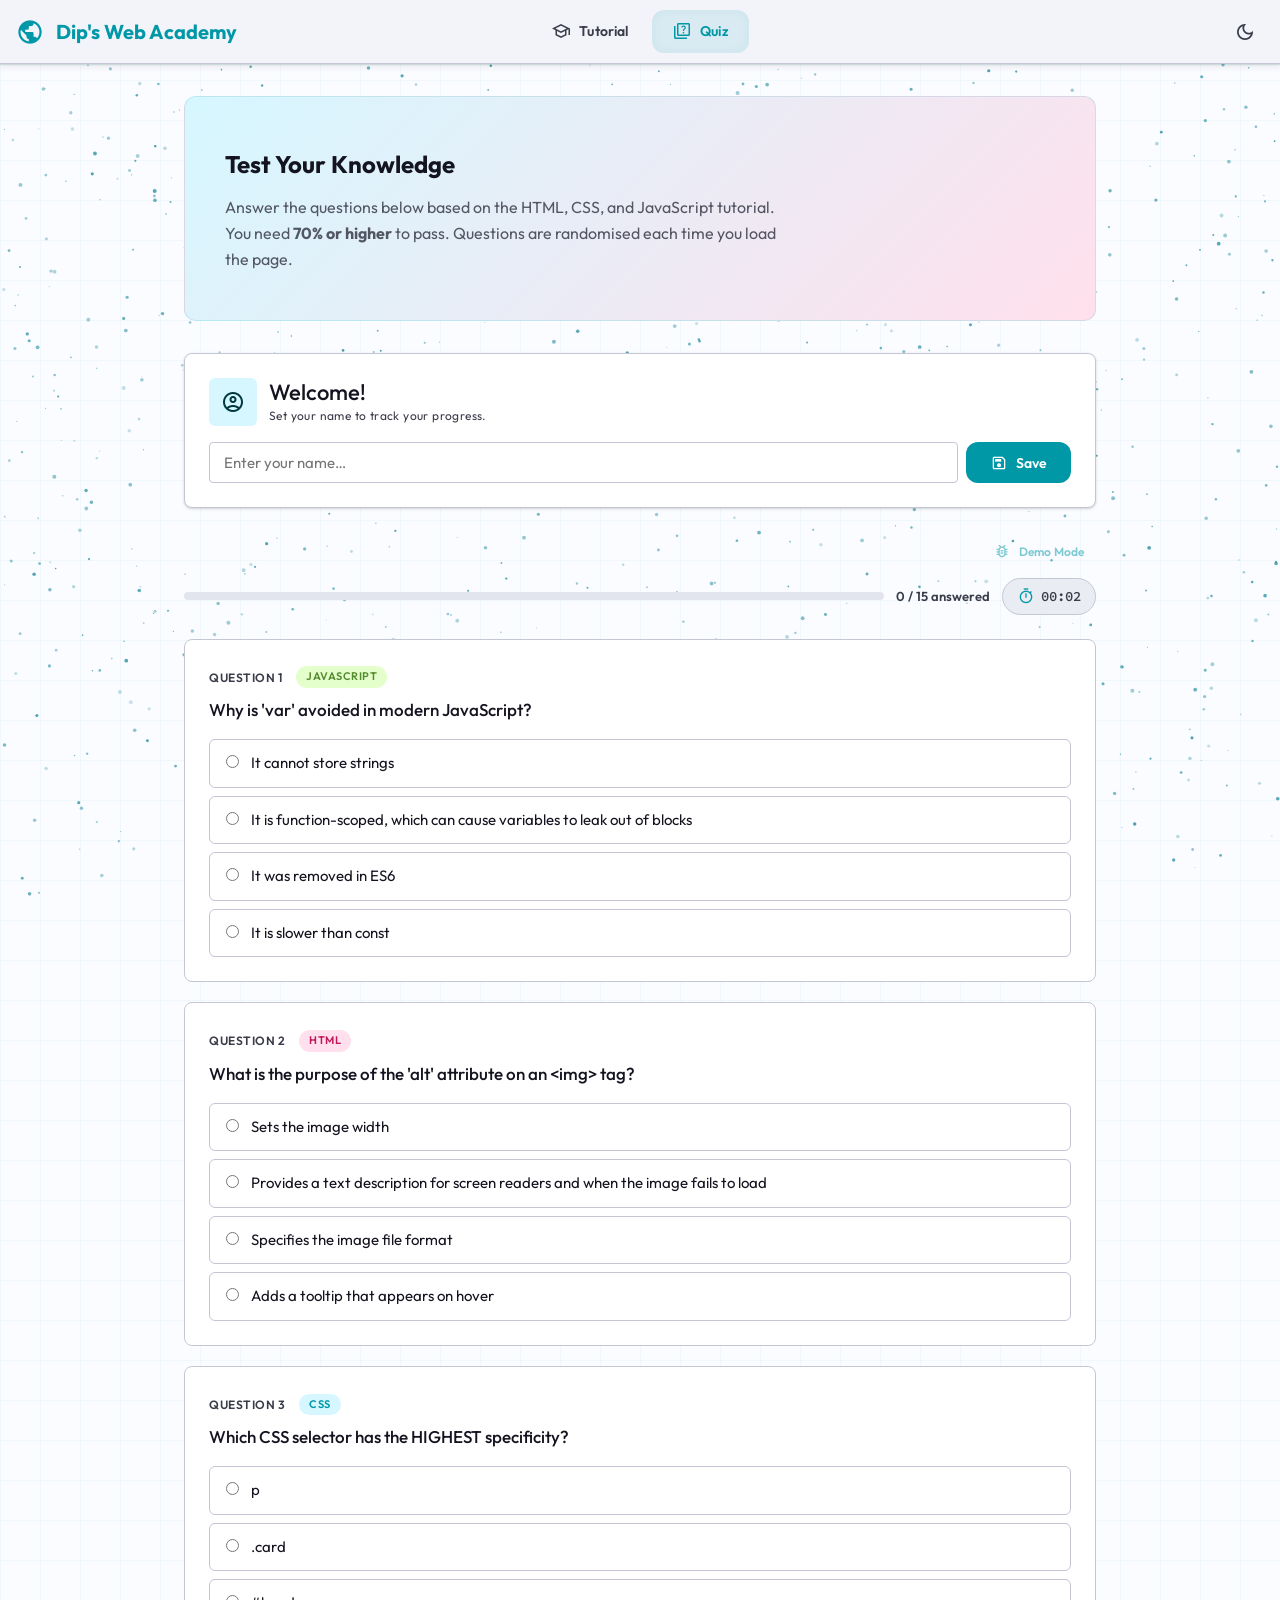
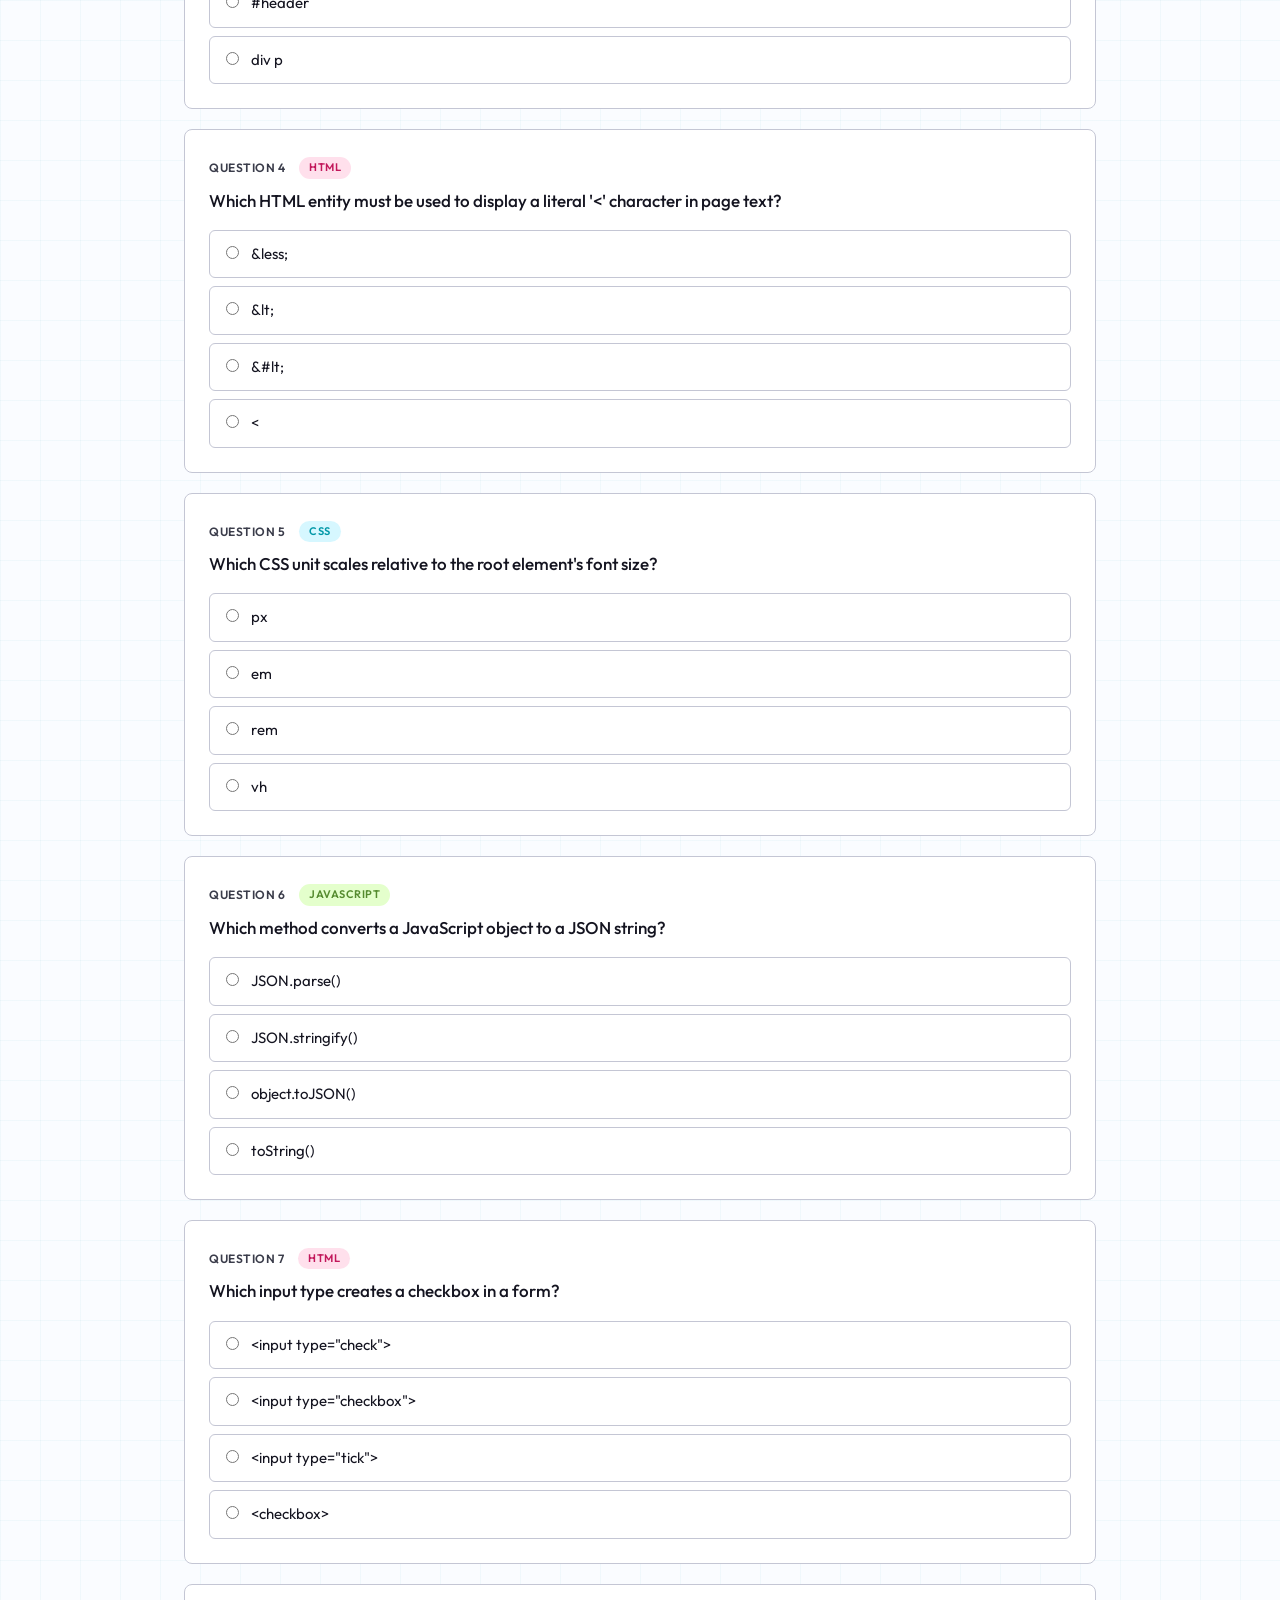
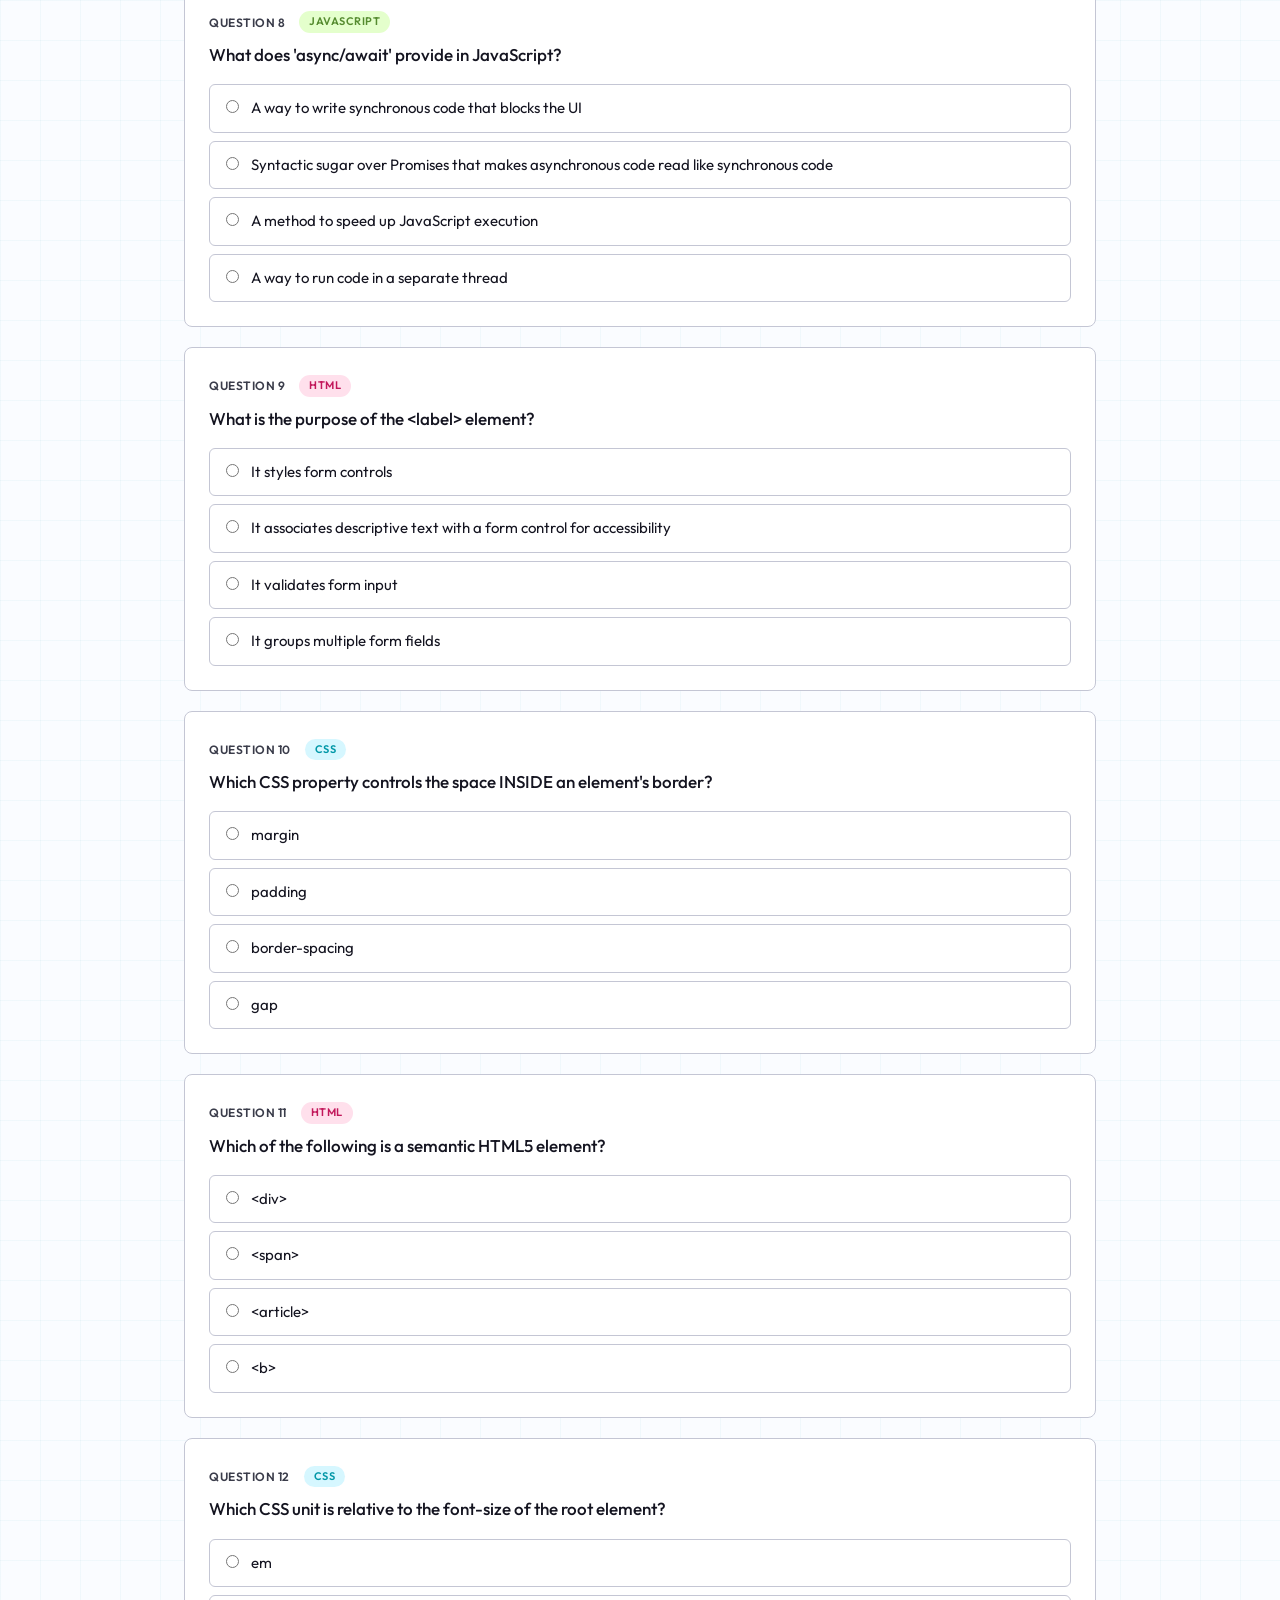
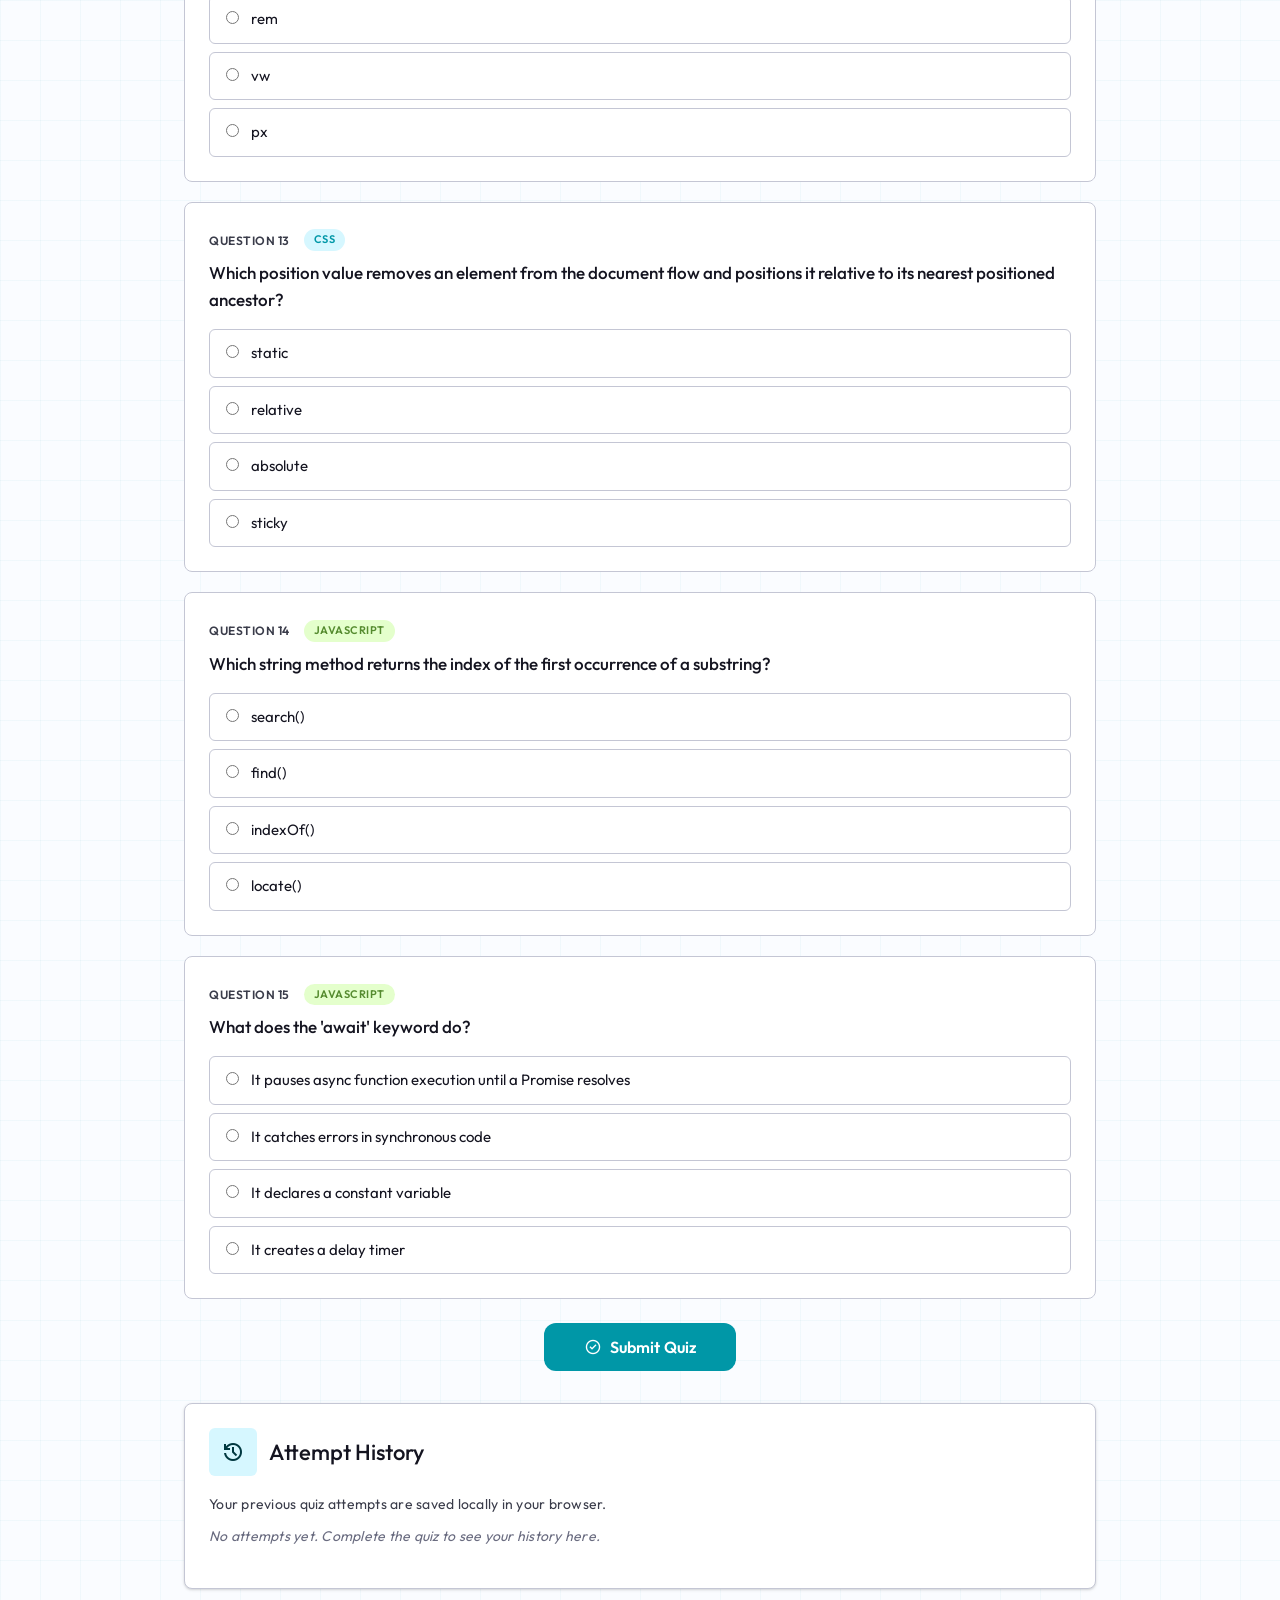
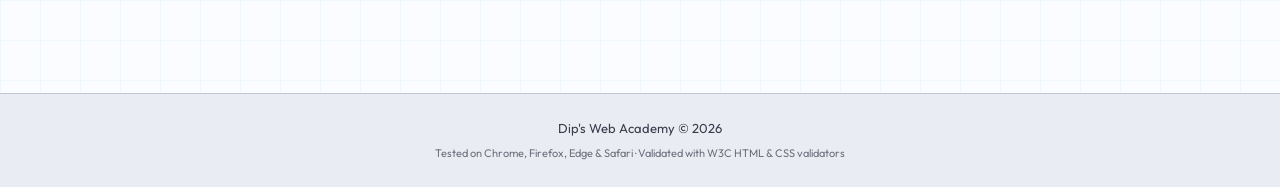
<file: quiz.html>
<!DOCTYPE html>
<html lang="en">
<head>
  <meta charset="UTF-8">
  <meta name="viewport" content="width=device-width, initial-scale=1.0">
  <title>Dip's Web Academy - Quiz</title>

  <!-- Google Fonts (CDN) -->
  <link rel="preconnect" href="https://fonts.googleapis.com">
  <link rel="preconnect" href="https://fonts.gstatic.com" crossorigin>
  <link href="https://fonts.googleapis.com/css2?family=Outfit:wght@300;400;500;600;700&amp;family=Source+Code+Pro:wght@400;500;600&amp;display=swap" rel="stylesheet">

  <!-- Material Symbols (CDN) -->
  <link href="https://fonts.googleapis.com/css2?family=Material+Symbols+Outlined:opsz,wght,FILL,GRAD@20..48,100..700,0..1,-50..200" rel="stylesheet">

  <!-- jQuery (CDN) -->
  <script src="https://cdnjs.cloudflare.com/ajax/libs/jquery/3.7.1/jquery.min.js"></script>

  <!-- Favicon -->
  <link rel="icon" type="image/svg+xml" href="favicon.svg">

  <!-- Shared Stylesheet -->
  <link rel="stylesheet" href="css/style.css">
  <link rel="stylesheet" href="css/quiz.css">

  <!-- Quiz-specific styles (inline to keep single-file scope) -->
</head>
<body>

  <!-- Skip-to-content link (accessibility) -->
  <a href="#main-content" class="skip-link">Skip to main content</a>

  <!-- ====================================================
       TOP APP BAR
       ==================================================== -->
  <header class="top-app-bar" role="banner">
    <a href="index.html" class="top-app-bar__brand" aria-label="Home">
      <span class="material-symbols-outlined">public</span>
      Dip's Web Academy
    </a>
    <nav class="top-app-bar__nav" aria-label="Main navigation">
      <a href="index.html" class="nav-link">
        <span class="material-symbols-outlined">school</span> Tutorial
      </a>
      <a href="quiz.html" class="nav-link active">
        <span class="material-symbols-outlined">quiz</span> Quiz
      </a>
    </nav>
    <button class="theme-toggle" id="themeToggleBtn" aria-label="Toggle dark mode" title="Toggle dark mode">
      <span class="material-symbols-outlined" id="themeToggleIcon">dark_mode</span>
    </button>
    <button class="menu-toggle" aria-label="Open navigation menu" id="menuToggleBtn">
      <span class="material-symbols-outlined">menu</span>
    </button>
  </header>

  <!-- Mobile Drawer -->
  <div class="mobile-drawer-overlay" id="drawerOverlay"></div>
  <nav class="mobile-drawer" id="mobileDrawer" aria-label="Mobile navigation">
    <div class="mobile-drawer__header"><span class="material-symbols-outlined">public</span> Dip's Web Academy</div>
    <a href="index.html" class="nav-link"><span class="material-symbols-outlined">school</span> Tutorial</a>
    <a href="quiz.html" class="nav-link active"><span class="material-symbols-outlined">quiz</span> Quiz</a>
  </nav>

  <!-- ====================================================
       MAIN CONTENT
       ==================================================== -->
  <main class="main-content" id="main-content">
    <div class="page-container">

      <!-- Hero -->
      <section class="tutorial-hero fade-in" style="margin-bottom:32px;">
        <h1 class="headline-large">Test Your Knowledge</h1>
        <p class="body-large">
          Answer the questions below based on the HTML, CSS, and JavaScript
          tutorial. You need <strong>70% or higher</strong> to pass. Questions
          are randomised each time you load the page.
        </p>
      </section>

      <!-- User Profile (persists between sessions) -->
      <section class="card card--elevated fade-in" id="profileCard" style="margin-bottom:24px;">
        <div class="card__header">
          <div class="card__icon"><span class="material-symbols-outlined">account_circle</span></div>
          <div>
            <h2 class="title-large" id="profileGreeting">Welcome!</h2>
            <p class="body-small" style="color:var(--md-sys-color-on-surface-variant);">Set your name to track your progress.</p>
          </div>
        </div>

        <!-- Name input form (shown when no name is set) -->
        <div id="nameInputArea">
          <div style="display:flex; gap:8px; flex-wrap:wrap; margin-top:12px;">
            <input type="text" id="nameInput" placeholder="Enter your name…" maxlength="40"
                   style="flex:1; min-width:200px; padding:10px 14px; border:1px solid var(--md-sys-color-outline-variant); border-radius:var(--md-sys-shape-corner-sm); background:var(--md-sys-color-surface-container-lowest); color:var(--md-sys-color-on-surface); font-family:inherit; font-size:0.9375rem;">
            <button class="btn btn--filled" id="saveNameBtn">
              <span class="material-symbols-outlined">save</span> Save
            </button>
          </div>
        </div>

        <!-- Profile stats (shown when name is set) -->
        <div id="profileStats" style="display:none;">
          <div class="profile-stats-grid">
            <div class="profile-stat">
              <span class="profile-stat__num" id="statAttempts">0</span>
              <span class="profile-stat__label">Attempts</span>
            </div>
            <div class="profile-stat">
              <span class="profile-stat__num" id="statBest"> - </span>
              <span class="profile-stat__label">Best Score</span>
            </div>
            <div class="profile-stat">
              <span class="profile-stat__num" id="statAvg"> - </span>
              <span class="profile-stat__label">Average</span>
            </div>
            <div class="profile-stat">
              <span class="profile-stat__num" id="statTrophies">0</span>
              <span class="profile-stat__label">Trophies</span>
            </div>
          </div>

          <!-- Trophy collection -->
          <div class="trophy-collection">
            <div class="trophy-collection__title">Trophy Collection</div>
            <div class="trophy-collection__grid">
              <div class="trophy-mini trophy-mini--gold">
                <span class="material-symbols-outlined">emoji_events</span>
                <div><strong id="trophyGold">0</strong> Gold</div>
              </div>
              <div class="trophy-mini trophy-mini--silver">
                <span class="material-symbols-outlined">emoji_events</span>
                <div><strong id="trophySilver">0</strong> Silver</div>
              </div>
              <div class="trophy-mini trophy-mini--bronze">
                <span class="material-symbols-outlined">emoji_events</span>
                <div><strong id="trophyBronze">0</strong> Bronze</div>
              </div>
            </div>
          </div>

          <button class="btn btn--text" id="changeNameBtn" style="margin-top:8px;">
            <span class="material-symbols-outlined">edit</span> Change name
          </button>
        </div>
      </section>

      <!-- Loading State: Skeleton placeholders (shown while AJAX fetches) -->
      <div id="quizLoading">
        <!-- Skeleton progress bar -->
        <div style="display:flex; align-items:center; gap:12px; margin-bottom:24px;">
          <div class="skeleton" style="flex:1; height:8px; border-radius:4px;"></div>
          <div class="skeleton" style="width:90px; height:14px;"></div>
        </div>
        <!-- Skeleton question cards -->
        <div class="skeleton-card">
          <div class="skeleton skeleton-line--short" style="margin-bottom:12px;"></div>
          <div class="skeleton skeleton-line--title"></div>
          <div style="display:flex; flex-direction:column; gap:8px; margin-top:16px;">
            <div class="skeleton skeleton-line" style="height:44px; width:100%;"></div>
            <div class="skeleton skeleton-line" style="height:44px; width:100%;"></div>
            <div class="skeleton skeleton-line" style="height:44px; width:100%;"></div>
            <div class="skeleton skeleton-line" style="height:44px; width:95%;"></div>
          </div>
        </div>
        <div class="skeleton-card">
          <div class="skeleton skeleton-line--short" style="margin-bottom:12px;"></div>
          <div class="skeleton skeleton-line--title"></div>
          <div style="display:flex; flex-direction:column; gap:8px; margin-top:16px;">
            <div class="skeleton skeleton-line" style="height:44px; width:100%;"></div>
            <div class="skeleton skeleton-line" style="height:44px; width:100%;"></div>
            <div class="skeleton skeleton-line" style="height:44px; width:98%;"></div>
            <div class="skeleton skeleton-line" style="height:44px; width:100%;"></div>
          </div>
        </div>
        <div class="skeleton-card">
          <div class="skeleton skeleton-line--short" style="margin-bottom:12px;"></div>
          <div class="skeleton skeleton-line--title"></div>
          <div style="display:flex; flex-direction:column; gap:8px; margin-top:16px;">
            <div class="skeleton skeleton-line" style="height:44px; width:100%;"></div>
            <div class="skeleton skeleton-line" style="height:44px; width:96%;"></div>
            <div class="skeleton skeleton-line" style="height:44px; width:100%;"></div>
            <div class="skeleton skeleton-line" style="height:44px; width:92%;"></div>
          </div>
        </div>
      </div>

      <!-- Error State (shown if AJAX fails) -->
      <div id="quizError" class="quiz-error" style="display:none;">
        <span class="material-symbols-outlined">error</span>
        <h2 class="headline-small" id="quizErrorTitle">Failed to Load Questions</h2>
        <p class="body-medium" id="quizErrorMsg">Please check that the data file exists and try again.</p>
        <button class="btn btn--filled" id="quizRetryBtn" style="margin-top:16px;">
          <span class="material-symbols-outlined">refresh</span> Retry
        </button>
      </div>

      <!-- Quiz Container (questions rendered here dynamically) -->
      <div id="quizContainer" style="display:none;">

        <!-- Demo Mode Panel (for instructor demonstration) -->
        <div id="demoPanelToggle" style="text-align:right; margin-bottom:8px;">
          <button class="btn btn--text" id="demoToggleBtn" style="font-size:0.75rem; opacity:0.5;">
            <span class="material-symbols-outlined icon-sm">bug_report</span>
            Demo Mode
          </button>
        </div>
        <div id="demoPanel" style="display:none; margin-bottom:24px; padding:20px; border-radius:var(--md-sys-shape-corner-lg); border:2px dashed var(--md-sys-color-outline-variant); background:var(--md-sys-color-surface-container);">
          <div style="display:flex; align-items:center; gap:8px; margin-bottom:12px;">
            <span class="material-symbols-outlined" style="font-size:20px; color:var(--md-sys-color-primary);">science</span>
            <span class="title-medium" style="color:var(--md-sys-color-primary);">Instructor Demo Mode</span>
          </div>
          <p class="body-small" style="color:var(--md-sys-color-on-surface-variant); margin-bottom:16px;">
            Simulate quiz results instantly without answering all questions. This triggers the full scoring flow, result display, reward API call (on pass), answer review, and localStorage history - identical to a real submission.
          </p>
          <div style="display:flex; flex-wrap:wrap; gap:10px; margin-bottom:12px;">
            <div style="flex:1; min-width:120px;">
              <label class="label-large" style="display:block; margin-bottom:4px;">Simulated Score</label>
              <select id="demoScoreSelect" style="width:100%; padding:8px 12px; border:1px solid var(--md-sys-color-outline-variant); border-radius:var(--md-sys-shape-corner-sm); font-family:var(--md-sys-typescale-code-font); font-size:0.875rem; background:var(--md-sys-color-surface-container-lowest); color:var(--md-sys-color-on-surface);">
                <option value="100">100% - Perfect Score (15/15)</option>
                <option value="87">87% - High Pass (13/15)</option>
                <option value="73" selected>73% - Just Passing (11/15)</option>
                <option value="60">60% - Fail (9/15)</option>
                <option value="33">33% - Low Fail (5/15)</option>
                <option value="0">0% - Zero (0/15)</option>
              </select>
            </div>
          </div>
          <div style="display:flex; gap:8px; flex-wrap:wrap;">
            <button class="btn btn--filled" id="demoSimulateBtn">
              <span class="material-symbols-outlined">play_arrow</span> Simulate Result
            </button>
            <p class="body-small" style="color:var(--md-sys-color-on-surface-variant); align-self:center; margin:0;">
              This will skip to the results screen immediately.
            </p>
          </div>
        </div>

        <!-- Progress Bar -->
        <div class="quiz-progress fade-in">
          <div class="quiz-progress__bar">
            <div class="quiz-progress__fill" id="progressFill"></div>
          </div>
          <span class="quiz-progress__text" id="progressText">0 / 0 answered</span>
          <span class="quiz-timer" id="quizTimer">
            <span class="material-symbols-outlined">timer</span>
            <span id="quizTimerDisplay">00:00</span>
          </span>
        </div>

        <!-- Questions inserted here by JS -->
        <div id="questionsWrapper"></div>

        <!-- Validation message area -->
        <div id="quizValidationMsg" style="display:none; margin-bottom:16px; padding:14px 20px; border-radius:var(--md-sys-shape-corner-sm); background:var(--md-sys-color-error-container); color:var(--md-sys-color-on-error-container); font-weight:600; font-size:0.875rem;">
          <span class="material-symbols-outlined" style="font-size:18px; vertical-align:middle;">warning</span>
          Please answer all questions before submitting. Unanswered questions are highlighted below.
        </div>

        <!-- Submit Button -->
        <div style="text-align:center; margin-top:24px; margin-bottom:32px;">
          <button class="btn btn--filled" id="submitQuizBtn" style="padding:14px 40px; font-size:1rem;">
            <span class="material-symbols-outlined">check_circle</span>
            Submit Quiz
          </button>
        </div>
      </div>

      <!-- Results Section (hidden until submission) -->
      <div id="resultsSection" style="display:none;">

        <!-- Score Card -->
        <div id="resultCard" class="result-card fade-in"></div>

        <!-- Achievement Badge (shown on all completions) -->
        <div id="rewardCard" class="reward-card fade-in" style="display:none;">
          <div id="rewardContent"></div>
        </div>

        <!-- Review answers -->
        <div class="card card--elevated fade-in">
          <div class="card__header">
            <div class="card__icon"><span class="material-symbols-outlined">checklist</span></div>
            <div><h2 class="title-large">Review Your Answers</h2></div>
          </div>
          <div id="reviewWrapper"></div>
        </div>

        <!-- Actions -->
        <div style="display:flex; gap:12px; flex-wrap:wrap; justify-content:center; margin-top:24px; margin-bottom:32px;">
          <button class="btn btn--filled" id="retakeBtn">
            <span class="material-symbols-outlined">refresh</span> Retake Quiz
          </button>
          <a href="index.html" class="btn btn--outlined">
            <span class="material-symbols-outlined">school</span> Back to Tutorial
          </a>
        </div>
      </div>

      <!-- Attempt History (persisted in localStorage) -->
      <section class="card card--elevated fade-in" id="historySection" style="margin-top:32px;">
        <div class="card__header">
          <div class="card__icon"><span class="material-symbols-outlined">history</span></div>
          <div><h2 class="title-large">Attempt History</h2></div>
        </div>
        <p class="body-medium" style="color:var(--md-sys-color-on-surface-variant); margin-bottom:8px;">
          Your previous quiz attempts are saved locally in your browser.
        </p>
        <div id="historyContent">
          <p class="body-medium" style="color:var(--md-sys-color-outline); font-style:italic;">No attempts yet.</p>
        </div>
        <div style="margin-top:16px; display:flex; gap:8px;">
          <button class="btn btn--text" id="clearHistoryBtn" style="display:none;">
            <span class="material-symbols-outlined">delete</span> Clear History
          </button>
        </div>
      </section>

    </div><!-- /.page-container -->
  </main>

  <!-- Footer -->
  <footer class="footer">
    <p>Dip's Web Academy &copy; 2026</p>
    <p style="font-size:0.6875rem; margin-top:6px; opacity:0.7;">Tested on Chrome, Firefox, Edge &amp; Safari · Validated with W3C HTML &amp; CSS validators</p>
  </footer>

  <!-- Back to Top -->
  <button class="back-to-top" id="backToTopBtn" aria-label="Back to top" title="Back to top">
    <span class="material-symbols-outlined">keyboard_arrow_up</span>
  </button>

  <!-- Snackbar -->
  <div class="snackbar" id="snackbar"></div>

  <script src="js/shared.js"></script>
  <!-- Quiz Script -->
  <script src="js/quiz.js"></script>
</body>
</html>
</file>
<file: css/style.css>
/* ============================================================
   MATERIAL DESIGN 3 – CUSTOM THEME
   Unified visual identity for the entire web application.
   Uses MD3 color tokens, type-scale, and elevation system.
   ============================================================ */

/* ---------- MD3 Color Tokens (Light Theme) ---------- */
:root {
  /* Primary - Neon Cyan */
  --md-sys-color-primary: #00e5ff;
  --md-sys-color-on-primary: #00232a;
  --md-sys-color-primary-container: #003844;
  --md-sys-color-on-primary-container: #80f0ff;

  /* Secondary - Neon Magenta */
  --md-sys-color-secondary: #ff2d95;
  --md-sys-color-on-secondary: #3a0020;
  --md-sys-color-secondary-container: #520035;
  --md-sys-color-on-secondary-container: #ffa8d0;

  /* Tertiary - Neon Lime */
  --md-sys-color-tertiary: #b8ff00;
  --md-sys-color-on-tertiary: #1a2800;
  --md-sys-color-tertiary-container: #2a3d00;
  --md-sys-color-on-tertiary-container: #d4ff66;

  /* Error - Neon Red */
  --md-sys-color-error: #ff4455;
  --md-sys-color-on-error: #400008;
  --md-sys-color-error-container: #5c0010;
  --md-sys-color-on-error-container: #ffa0a8;

  /* Surface & Background - Charcoal */
  --md-sys-color-surface: #121218;
  --md-sys-color-on-surface: #e0e4ec;
  --md-sys-color-surface-variant: #2a2a36;
  --md-sys-color-on-surface-variant: #b0b4c0;
  --md-sys-color-surface-container-lowest: #0d0d14;
  --md-sys-color-surface-container-low: #181820;
  --md-sys-color-surface-container: #1e1e28;
  --md-sys-color-surface-container-high: #262630;
  --md-sys-color-surface-container-highest: #30303c;
  --md-sys-color-inverse-surface: #e0e4ec;
  --md-sys-color-inverse-on-surface: #121218;

  /* Outline */
  --md-sys-color-outline: #6a6a7a;
  --md-sys-color-outline-variant: #3a3a4a;

  /* Elevation - neon glow tints */
  --md-sys-elevation-1: 0 1px 4px rgba(0,229,255,.06), 0 1px 2px rgba(0,0,0,.20);
  --md-sys-elevation-2: 0 2px 8px rgba(0,229,255,.08), 0 1px 3px rgba(0,0,0,.24);
  --md-sys-elevation-3: 0 4px 12px rgba(0,229,255,.10), 0 2px 4px rgba(0,0,0,.28);

  /* Type scale */
  --md-sys-typescale-display-font: 'Outfit', sans-serif;
  --md-sys-typescale-body-font: 'Outfit', sans-serif;
  --md-sys-typescale-code-font: 'Source Code Pro', monospace;

  /* Shape - sharper corners for cyberpunk */
  --md-sys-shape-corner-xs: 2px;
  --md-sys-shape-corner-sm: 4px;
  --md-sys-shape-corner-md: 6px;
  --md-sys-shape-corner-lg: 8px;
  --md-sys-shape-corner-xl: 12px;

  /* Motion */
  --md-sys-motion-duration-short: 200ms;
  --md-sys-motion-duration-medium: 400ms;
  --md-sys-motion-easing-standard: cubic-bezier(0.2, 0, 0, 1);
  --md-sys-motion-easing-emphasized: cubic-bezier(0.2, 0, 0, 1);

  /* Cyberpunk extras */
  --cp-glow-cyan: 0 0 12px rgba(0,229,255,.3);
  --cp-glow-magenta: 0 0 12px rgba(255,45,149,.3);
  --cp-glow-lime: 0 0 12px rgba(184,255,0,.3);
}

/* ---------- Deep Dark (Midnight) ---------- */
/* Even deeper cyberpunk void for system dark preference */
@media (prefers-color-scheme: dark) {
  :root:not(.light):not(.dark) {
    --md-sys-color-surface: #06060c;
    --md-sys-color-surface-container-lowest: #04040a;
    --md-sys-color-surface-container-low: #0c0c16;
    --md-sys-color-surface-container: #12121e;
    --md-sys-color-surface-container-high: #1a1a28;
    --md-sys-color-surface-container-highest: #242434;
    --md-sys-color-outline-variant: #2a2a3c;
    --cp-glow-cyan: 0 0 16px rgba(0,229,255,.35);
    --cp-glow-magenta: 0 0 16px rgba(255,45,149,.35);
  }
}

/* Manual dark mode (Midnight) */
:root.dark {
  --md-sys-color-surface: #06060c;
  --md-sys-color-surface-container-lowest: #04040a;
  --md-sys-color-surface-container-low: #0c0c16;
  --md-sys-color-surface-container: #12121e;
  --md-sys-color-surface-container-high: #1a1a28;
  --md-sys-color-surface-container-highest: #242434;
  --md-sys-color-outline-variant: #2a2a3c;
  --cp-glow-cyan: 0 0 16px rgba(0,229,255,.35);
  --cp-glow-magenta: 0 0 16px rgba(255,45,149,.35);
}

/* Manual light mode (White Neon - light cyberpunk) */
:root.light {
  --md-sys-color-primary: #0097a7;
  --md-sys-color-on-primary: #ffffff;
  --md-sys-color-primary-container: #d6f7ff;
  --md-sys-color-on-primary-container: #003840;
  --md-sys-color-secondary: #c2185b;
  --md-sys-color-on-secondary: #ffffff;
  --md-sys-color-secondary-container: #ffe0ec;
  --md-sys-color-on-secondary-container: #3e0020;
  --md-sys-color-tertiary: #558b2f;
  --md-sys-color-on-tertiary: #ffffff;
  --md-sys-color-tertiary-container: #e4ffcc;
  --md-sys-color-on-tertiary-container: #1a2e00;
  --md-sys-color-error: #d32f2f;
  --md-sys-color-on-error: #ffffff;
  --md-sys-color-error-container: #ffdad6;
  --md-sys-color-on-error-container: #410002;
  --md-sys-color-surface: #fafcff;
  --md-sys-color-on-surface: #141420;
  --md-sys-color-surface-variant: #e8eaf0;
  --md-sys-color-on-surface-variant: #3a3c4a;
  --md-sys-color-surface-container-lowest: #ffffff;
  --md-sys-color-surface-container-low: #f2f4fa;
  --md-sys-color-surface-container: #eaecf4;
  --md-sys-color-surface-container-high: #e2e4ee;
  --md-sys-color-surface-container-highest: #dadce8;
  --md-sys-color-inverse-surface: #1a1a28;
  --md-sys-color-inverse-on-surface: #eceef6;
  --md-sys-color-outline: #6a6c80;
  --md-sys-color-outline-variant: #c4c6d4;
  --md-sys-elevation-1: 0 1px 3px 1px rgba(0,0,0,.06), 0 1px 2px rgba(0,0,0,.10);
  --md-sys-elevation-2: 0 2px 6px 2px rgba(0,0,0,.06), 0 1px 2px rgba(0,0,0,.10);
  --md-sys-elevation-3: 0 4px 8px 3px rgba(0,0,0,.06), 0 1px 3px rgba(0,0,0,.10);
  --cp-glow-cyan: 0 0 12px rgba(0,151,167,.2);
  --cp-glow-magenta: 0 0 12px rgba(194,24,91,.2);
  --cp-glow-lime: 0 0 12px rgba(85,139,47,.2);
}

/* ============================================================
   RESET & BASE
   ============================================================ */
*,
*::before,
*::after {
  margin: 0;
  padding: 0;
  box-sizing: border-box;
}

html {
  scroll-behavior: smooth;
  font-size: 16px;
}

body {
  font-family: var(--md-sys-typescale-body-font);
  background-color: var(--md-sys-color-surface);
  background-image:
    linear-gradient(rgba(0,229,255,.02) 1px, transparent 1px),
    linear-gradient(90deg, rgba(0,229,255,.02) 1px, transparent 1px);
  background-size: 40px 40px;
  color: var(--md-sys-color-on-surface);
  line-height: 1.6;
  -webkit-font-smoothing: antialiased;
  -moz-osx-font-smoothing: grayscale;
}

/* Starfield canvas - sits behind all content */
#starfield {
  position: fixed;
  top: 0;
  left: 0;
  width: 100%;
  height: 100%;
  z-index: -1;
  pointer-events: none;
}

/* ============================================================
   TYPOGRAPHY – MD3 TYPE SCALE
   ============================================================ */
.headline-medium { font-size: 1.75rem;   line-height: 2.25rem; font-weight: 500; }
.headline-small  { font-size: 1.5rem;    line-height: 2rem;    font-weight: 500; }

.title-large  { font-size: 1.375rem; line-height: 1.75rem; font-weight: 500; }
.title-medium { font-size: 1rem;     line-height: 1.5rem;  font-weight: 600; letter-spacing: 0.15px; }
.body-medium { font-size: 0.875rem; line-height: 1.5rem;  font-weight: 400; letter-spacing: 0.25px; }
.body-small  { font-size: 0.75rem;  line-height: 1.25rem; font-weight: 400; letter-spacing: 0.4px; }

.label-large  { font-size: 0.875rem; line-height: 1.25rem; font-weight: 600; letter-spacing: 0.1px; }

/* ============================================================
   NAVIGATION BAR (Top App Bar – MD3)
   ============================================================ */
.top-app-bar {
  position: fixed;
  top: 0;
  left: 0;
  right: 0;
  z-index: 1000;
  display: flex;
  align-items: center;
  justify-content: space-between;
  height: 64px;
  padding: 0 16px;
  background-color: var(--md-sys-color-surface-container-low);
  border-bottom: 1px solid var(--md-sys-color-outline-variant);
  box-shadow: 0 1px 0 rgba(0,229,255,.08), var(--md-sys-elevation-2);
  transition: box-shadow var(--md-sys-motion-duration-short) var(--md-sys-motion-easing-standard);
}

.top-app-bar__brand {
  display: flex;
  align-items: center;
  gap: 12px;
  text-decoration: none;
  color: var(--md-sys-color-primary);
  font-weight: 700;
  font-size: 1.25rem;
}

.top-app-bar__brand .material-symbols-outlined {
  font-size: 28px;
}

/* Desktop navigation links */
.top-app-bar__nav {
  display: flex;
  align-items: center;
  gap: 4px;
}

.nav-link {
  position: relative;
  display: inline-flex;
  align-items: center;
  gap: 8px;
  padding: 10px 20px;
  border-radius: var(--md-sys-shape-corner-xl);
  text-decoration: none;
  font-size: 0.875rem;
  font-weight: 600;
  letter-spacing: 0.1px;
  color: var(--md-sys-color-on-surface-variant);
  transition: background-color var(--md-sys-motion-duration-short) var(--md-sys-motion-easing-standard),
              color var(--md-sys-motion-duration-short) var(--md-sys-motion-easing-standard);
}

.nav-link:hover {
  background-color: var(--md-sys-color-surface-container-high);
  color: var(--md-sys-color-on-surface);
}

.nav-link.active {
  background-color: var(--md-sys-color-primary-container);
  color: var(--md-sys-color-on-primary-container);
}

.nav-link .material-symbols-outlined {
  font-size: 20px;
}

/* Desktop: three columns (brand | nav | theme toggle). The two side
   columns share the leftover space equally, so the nav sits in the
   true centre of the bar. Below 769px the flex layout above is used. */
@media (min-width: 769px) {
  .top-app-bar {
    display: grid;
    grid-template-columns: 1fr auto 1fr;
  }

  .top-app-bar__brand {
    justify-self: start;
  }

  .theme-toggle {
    justify-self: end;
  }
}

/* Hamburger menu button (mobile) */
.menu-toggle {
  display: none;
  border: none;
  background: none;
  cursor: pointer;
  color: var(--md-sys-color-on-surface);
  padding: 8px;
  border-radius: 50%;
}

.menu-toggle:hover {
  background-color: var(--md-sys-color-surface-container-high);
}

.menu-toggle .material-symbols-outlined {
  font-size: 24px;
}

/* Mobile drawer */
.mobile-drawer-overlay {
  display: none;
  position: fixed;
  inset: 0;
  background-color: rgba(0, 0, 0, 0.4);
  z-index: 1100;
  opacity: 0;
  transition: opacity var(--md-sys-motion-duration-medium) var(--md-sys-motion-easing-standard);
}

.mobile-drawer-overlay.open {
  opacity: 1;
}

.mobile-drawer {
  position: fixed;
  top: 0;
  left: 0;
  bottom: 0;
  width: 280px;
  background-color: var(--md-sys-color-surface-container-low);
  z-index: 1200;
  transform: translateX(-100%);
  transition: transform var(--md-sys-motion-duration-medium) var(--md-sys-motion-easing-emphasized);
  border-radius: 0 var(--md-sys-shape-corner-lg) var(--md-sys-shape-corner-lg) 0;
  padding: 16px 12px;
  display: flex;
  flex-direction: column;
  gap: 4px;
}

.mobile-drawer.open {
  transform: translateX(0);
}

.mobile-drawer__header {
  display: flex;
  align-items: center;
  gap: 12px;
  padding: 12px;
  margin-bottom: 8px;
  color: var(--md-sys-color-primary);
  font-weight: 700;
  font-size: 1.25rem;
}

.mobile-drawer .nav-link {
  width: 100%;
  padding: 14px 20px;
  border-radius: var(--md-sys-shape-corner-xl);
  font-size: 0.9375rem;
}

/* ============================================================
   MAIN CONTENT LAYOUT
   ============================================================ */
.main-content {
  margin-top: 64px;
  min-height: calc(100vh - 64px);
}

.page-container {
  max-width: 960px;
  margin: 0 auto;
  padding: 32px 24px 80px;
}

/* ============================================================
   MD3 CARDS
   ============================================================ */
.card {
  background-color: var(--md-sys-color-surface-container-lowest);
  border-radius: var(--md-sys-shape-corner-lg);
  border: 1px solid var(--md-sys-color-outline-variant);
  padding: 24px;
  margin-bottom: 24px;
  transition: box-shadow var(--md-sys-motion-duration-short) var(--md-sys-motion-easing-standard);
}

.card--elevated {
  border: none;
  box-shadow: var(--md-sys-elevation-1);
}

.card--elevated:hover {
  box-shadow: var(--md-sys-elevation-2);
}

.card--filled {
  background-color: var(--md-sys-color-surface-container-high);
  border: none;
}

.card__header {
  display: flex;
  align-items: center;
  gap: 12px;
  margin-bottom: 16px;
}

.card__icon {
  display: flex;
  align-items: center;
  justify-content: center;
  width: 48px;
  height: 48px;
  border-radius: var(--md-sys-shape-corner-md);
  background-color: var(--md-sys-color-primary-container);
  color: var(--md-sys-color-on-primary-container);
}

.card__icon .material-symbols-outlined {
  font-size: 24px;
}

/* ============================================================
   MD3 BUTTONS
   ============================================================ */
.btn {
  display: inline-flex;
  align-items: center;
  gap: 8px;
  padding: 10px 24px;
  border: none;
  border-radius: var(--md-sys-shape-corner-xl);
  font-family: var(--md-sys-typescale-body-font);
  font-size: 0.875rem;
  font-weight: 600;
  letter-spacing: 0.1px;
  cursor: pointer;
  text-decoration: none;
  transition: box-shadow var(--md-sys-motion-duration-short) var(--md-sys-motion-easing-standard),
              background-color var(--md-sys-motion-duration-short) var(--md-sys-motion-easing-standard);
}

.btn--filled {
  background-color: var(--md-sys-color-primary);
  color: var(--md-sys-color-on-primary);
}

.btn--filled:hover {
  box-shadow: var(--md-sys-elevation-1);
}

.btn--tonal {
  background-color: var(--md-sys-color-secondary-container);
  color: var(--md-sys-color-on-secondary-container);
}

.btn--tonal:hover {
  box-shadow: var(--md-sys-elevation-1);
}

.btn--outlined {
  background-color: transparent;
  color: var(--md-sys-color-primary);
  border: 1px solid var(--md-sys-color-outline);
}

.btn--outlined:hover {
  background-color: var(--md-sys-color-primary);
  color: var(--md-sys-color-on-primary);
}

.btn--text {
  background: none;
  color: var(--md-sys-color-primary);
  padding: 10px 12px;
}

.btn--text:hover {
  background-color: var(--md-sys-color-primary-container);
}

.btn .material-symbols-outlined {
  font-size: 18px;
}

/* ============================================================
   CODE BLOCKS & SNIPPETS
   ============================================================ */
pre, code {
  font-family: var(--md-sys-typescale-code-font);
}

code {
  background-color: var(--md-sys-color-surface-container-high);
  padding: 2px 6px;
  border-radius: var(--md-sys-shape-corner-xs);
  font-size: 0.875em;
  color: var(--md-sys-color-primary);
}

pre {
  background-color: var(--md-sys-color-surface-container-highest);
  border-radius: var(--md-sys-shape-corner-md);
  padding: 20px;
  overflow-x: auto;
  margin: 16px 0;
  line-height: 1.65;
  border: 1px solid var(--md-sys-color-outline-variant);
}

pre code {
  background: none;
  padding: 0;
  color: var(--md-sys-color-on-surface);
  font-size: 0.8125rem;
}

/* ============================================================
   TUTORIAL PAGE STYLES
   ============================================================ */

/* Hero banner */
.tutorial-hero {
  background: linear-gradient(135deg, var(--md-sys-color-primary-container) 0%, var(--md-sys-color-secondary-container) 100%);
  border-radius: var(--md-sys-shape-corner-xl);
  padding: 48px 40px;
  margin-bottom: 40px;
  position: relative;
  overflow: hidden;
  border: 1px solid rgba(0,229,255,.15);
}

.tutorial-hero::after {
  content: '';
  position: absolute;
  top: -40%;
  right: -10%;
  width: 320px;
  height: 320px;
  background: var(--md-sys-color-primary);
  opacity: 0.06;
  border-radius: 50%;
}

.tutorial-hero h1 {
  font-family: var(--md-sys-typescale-display-font);
  color: var(--md-sys-color-on-primary-container);
  margin-bottom: 12px;
}

.tutorial-hero p {
  color: var(--md-sys-color-on-primary-container);
  opacity: 0.85;
  max-width: 560px;
}

/* Section chips / tabs */
.section-tabs {
  display: flex;
  gap: 8px;
  margin-bottom: 32px;
  flex-wrap: wrap;
}

.section-tab {
  display: inline-flex;
  align-items: center;
  gap: 6px;
  padding: 8px 16px;
  border-radius: var(--md-sys-shape-corner-sm);
  border: 1px solid var(--md-sys-color-outline-variant);
  background: var(--md-sys-color-surface);
  color: var(--md-sys-color-on-surface-variant);
  font-size: 0.8125rem;
  font-weight: 600;
  cursor: pointer;
  text-decoration: none;
  transition: all var(--md-sys-motion-duration-short) var(--md-sys-motion-easing-standard);
}

.section-tab:hover,
.section-tab.active {
  background-color: var(--md-sys-color-primary-container);
  color: var(--md-sys-color-on-primary-container);
  border-color: var(--md-sys-color-primary-container);
}

/* Tutorial section */
.tutorial-section {
  display: none;
  animation: fadeSlideIn var(--md-sys-motion-duration-medium) var(--md-sys-motion-easing-emphasized);
}

.tutorial-section.visible {
  display: block;
}

@keyframes fadeSlideIn {
  from { opacity: 0; transform: translateY(12px); }
  to   { opacity: 1; transform: translateY(0); }
}

/* Concept list */
.concept-list {
  list-style: none;
  padding: 0;
}

.concept-list li {
  position: relative;
  padding: 8px 0 8px 28px;
  color: var(--md-sys-color-on-surface-variant);
}

.concept-list li::before {
  content: '';
  position: absolute;
  left: 4px;
  top: 16px;
  width: 8px;
  height: 8px;
  border-radius: 50%;
  background-color: var(--md-sys-color-primary);
}

/* Interactive demo area */
.demo-area {
  background-color: var(--md-sys-color-surface-container);
  border-radius: var(--md-sys-shape-corner-md);
  padding: 20px;
  margin-top: 16px;
  border: 1px solid var(--md-sys-color-outline-variant);
}

.demo-area__label {
  display: flex;
  align-items: center;
  gap: 6px;
  font-size: 0.75rem;
  font-weight: 600;
  letter-spacing: 0.5px;
  text-transform: uppercase;
  color: var(--md-sys-color-primary);
  margin-bottom: 12px;
}

.demo-area__preview {
  background-color: var(--md-sys-color-surface-container-lowest);
  border-radius: var(--md-sys-shape-corner-sm);
  padding: 20px;
  min-height: 60px;
  border: 1px solid var(--md-sys-color-outline-variant);
}

/* Info chips */
.chip {
  display: inline-flex;
  align-items: center;
  gap: 4px;
  padding: 4px 12px;
  border-radius: var(--md-sys-shape-corner-sm);
  font-size: 0.75rem;
  font-weight: 600;
  letter-spacing: 0.5px;
}

.chip--html { background-color: #2a1520; color: #ff2d95; border: 1px solid rgba(255,45,149,.2); }
.chip--css  { background-color: #0a1a2a; color: #00e5ff; border: 1px solid rgba(0,229,255,.2); }
.chip--js   { background-color: #1a2000; color: #b8ff00; border: 1px solid rgba(184,255,0,.2); }

:root.light .chip--html { background-color: #ffe0ec; color: #c2185b; border-color: rgba(194,24,91,.2); }
:root.light .chip--css  { background-color: #d6f7ff; color: #0097a7; border-color: rgba(0,151,167,.2); }
:root.light .chip--js   { background-color: #e4ffcc; color: #558b2f; border-color: rgba(85,139,47,.2); }

@media (prefers-color-scheme: dark) {
  :root:not(.light) .chip--html { background-color: #2a1520; color: #ff2d95; }
  :root:not(.light) .chip--css  { background-color: #0a1a2a; color: #00e5ff; }
  :root:not(.light) .chip--js   { background-color: #1a2000; color: #b8ff00; }
}
:root.dark .chip--html { background-color: #2a1520; color: #ff2d95; }
:root.dark .chip--css  { background-color: #0a1a2a; color: #00e5ff; }
:root.dark .chip--js   { background-color: #1a2000; color: #b8ff00; }

/* CTA banner */
.cta-banner {
  background: linear-gradient(135deg, #003844 0%, #520035 100%);
  border-radius: var(--md-sys-shape-corner-xl);
  padding: 40px;
  text-align: center;
  margin-top: 48px;
  color: #e0e4ec;
  border: 1px solid rgba(0,229,255,.15);
}

.cta-banner h2 { margin-bottom: 12px; }

.cta-banner p {
  opacity: 0.9;
  margin-bottom: 24px;
}

.cta-banner .btn {
  background-color: var(--md-sys-color-on-primary);
  color: var(--md-sys-color-primary);
}

.cta-banner .btn:hover {
  box-shadow: var(--md-sys-elevation-3);
}

/* ============================================================
   DIVIDER
   ============================================================ */
/* ============================================================
   SNACKBAR (Toast feedback)
   ============================================================ */
.snackbar {
  position: fixed;
  bottom: 24px;
  left: 50%;
  transform: translateX(-50%) translateY(100px);
  background-color: var(--md-sys-color-inverse-surface);
  color: var(--md-sys-color-inverse-on-surface);
  padding: 14px 24px;
  border-radius: var(--md-sys-shape-corner-sm);
  font-size: 0.875rem;
  box-shadow: var(--md-sys-elevation-3);
  z-index: 2000;
  opacity: 0;
  transition: transform var(--md-sys-motion-duration-medium) var(--md-sys-motion-easing-emphasized),
              opacity var(--md-sys-motion-duration-medium) var(--md-sys-motion-easing-standard);
  pointer-events: none;
}

.snackbar.show {
  transform: translateX(-50%) translateY(0);
  opacity: 1;
  pointer-events: auto;
}

/* ============================================================
   FOOTER
   ============================================================ */
.footer {
  background-color: var(--md-sys-color-surface-container);
  border-top: 1px solid var(--md-sys-color-outline-variant);
  padding: 24px;
  text-align: center;
  color: var(--md-sys-color-on-surface-variant);
  font-size: 0.8125rem;
}

/* ============================================================
   RESPONSIVE
   ============================================================ */
@media (max-width: 768px) {
  .top-app-bar__nav { display: none; }
  .menu-toggle { display: flex; order: -2; }
  .top-app-bar__brand { order: -1; }
  .theme-toggle { margin-left: auto; }

  .tutorial-hero {
    padding: 32px 24px;
  }

  .tutorial-hero h1 {
    font-size: 1.75rem;
    line-height: 2.25rem;
  }

  .page-container {
    padding: 24px 16px 64px;
  }

  .cta-banner {
    padding: 32px 24px;
  }
}

@media (max-width: 480px) {
  .section-tabs { gap: 6px; }

  .section-tab {
    padding: 6px 12px;
    font-size: 0.75rem;
  }
}

/* ============================================================
   UTILITY – ANIMATION ENTRANCE
   ============================================================ */

/*
 * CSS-only fallback: elements auto-reveal via keyframe animation
 * even if jQuery fails to load (e.g. no network / CDN blocked).
 * When JS IS available, it adds .js-loaded to <html> which
 * disables the auto-animation and uses scroll-based .in-view instead.
 */
.fade-in {
  opacity: 0;
  transform: translateY(16px);
  animation: fadeInFallback 0.6s ease forwards;
  animation-delay: 0.15s;
}

/* Stagger children slightly */
.fade-in:nth-child(2) { animation-delay: 0.25s; }
.fade-in:nth-child(3) { animation-delay: 0.35s; }
.fade-in:nth-child(n+4) { animation-delay: 0.45s; }

@keyframes fadeInFallback {
  to {
    opacity: 1;
    transform: translateY(0);
  }
}

/* When JS loads, it adds .js-loaded to <html>.
   This disables the CSS-only fallback animation and lets
   the scroll-based .in-view transition take over. */
html.js-loaded .fade-in {
  animation: none;
  opacity: 0;
  transform: translateY(16px);
  transition: opacity 0.5s var(--md-sys-motion-easing-emphasized),
              transform 0.5s var(--md-sys-motion-easing-emphasized);
}

html.js-loaded .fade-in.in-view {
  opacity: 1;
  transform: translateY(0);
}

/* ============================================================
   SKIP-TO-CONTENT LINK (Accessibility)
   Hidden by default, visible on keyboard focus.
   ============================================================ */
.skip-link {
  position: absolute;
  top: -100%;
  left: 16px;
  z-index: 9999;
  padding: 12px 24px;
  background-color: var(--md-sys-color-primary);
  color: var(--md-sys-color-on-primary);
  font-weight: 600;
  font-size: 0.875rem;
  border-radius: 0 0 var(--md-sys-shape-corner-sm) var(--md-sys-shape-corner-sm);
  text-decoration: none;
  transition: top 0.2s ease;
}

.skip-link:focus {
  top: 0;
}

/* ============================================================
   BACK-TO-TOP BUTTON
   ============================================================ */
.back-to-top {
  position: fixed;
  bottom: 24px;
  right: 24px;
  z-index: 900;
  width: 48px;
  height: 48px;
  border-radius: 50%;
  border: none;
  background-color: var(--md-sys-color-primary);
  color: var(--md-sys-color-on-primary);
  cursor: pointer;
  box-shadow: var(--md-sys-elevation-2);
  display: flex;
  align-items: center;
  justify-content: center;
  opacity: 0;
  transform: translateY(20px);
  pointer-events: none;
  transition: opacity 0.3s ease, transform 0.3s ease, background-color 0.2s ease;
}

.back-to-top.visible {
  opacity: 1;
  transform: translateY(0);
  pointer-events: auto;
}

.back-to-top:hover {
  background-color: var(--md-sys-color-primary-container);
  color: var(--md-sys-color-on-primary-container);
  box-shadow: var(--md-sys-elevation-3);
}

.back-to-top .material-symbols-outlined {
  font-size: 24px;
}

/* ============================================================
   DARK MODE TOGGLE BUTTON (in top app bar)
   ============================================================ */
.theme-toggle {
  border: none;
  background: none;
  cursor: pointer;
  color: var(--md-sys-color-on-surface-variant);
  padding: 8px;
  border-radius: 50%;
  display: flex;
  align-items: center;
  justify-content: center;
  transition: background-color 0.2s ease, color 0.2s ease;
}

.theme-toggle:hover {
  background-color: var(--md-sys-color-surface-container-high);
  color: var(--md-sys-color-on-surface);
}

.theme-toggle .material-symbols-outlined {
  font-size: 22px;
}

/* ============================================================
   QUIZ TIMER
   ============================================================ */
.quiz-timer {
  display: inline-flex;
  align-items: center;
  gap: 6px;
  font-family: var(--md-sys-typescale-code-font);
  font-size: 0.875rem;
  font-weight: 600;
  color: var(--md-sys-color-on-surface-variant);
  padding: 6px 14px;
  border-radius: 20px;
  background-color: var(--md-sys-color-surface-container);
  border: 1px solid var(--md-sys-color-outline-variant);
}

.quiz-timer .material-symbols-outlined {
  font-size: 18px;
  color: var(--md-sys-color-primary);
}

/* ============================================================
   SKELETON LOADING PLACEHOLDERS
   ============================================================ */
.skeleton {
  background: linear-gradient(
    90deg,
    var(--md-sys-color-surface-container-high) 25%,
    var(--md-sys-color-surface-container) 50%,
    var(--md-sys-color-surface-container-high) 75%
  );
  background-size: 200% 100%;
  animation: shimmer 1.5s ease-in-out infinite;
  border-radius: var(--md-sys-shape-corner-sm);
}

@keyframes shimmer {
  0% { background-position: 200% 0; }
  100% { background-position: -200% 0; }
}

@keyframes spin {
  to { transform: rotate(360deg); }
}

.skeleton-card {
  background-color: var(--md-sys-color-surface-container-lowest);
  border: 1px solid var(--md-sys-color-outline-variant);
  border-radius: var(--md-sys-shape-corner-lg);
  padding: 24px;
  margin-bottom: 20px;
}

.skeleton-line {
  height: 14px;
  margin-bottom: 10px;
  border-radius: 4px;
}

.skeleton-line--short { width: 40%; }
.skeleton-line--medium { width: 70%; }
.skeleton-line--long { width: 100%; }
.skeleton-line--title { height: 20px; width: 55%; margin-bottom: 16px; }

/* ============================================================
   UTILITY CLASSES (extracted from inline styles)
   ============================================================ */

/* --- Icons --- */
.icon-sm { font-size: 16px; }

/* --- Demo area components --- */
.demo-desc {
  color: var(--md-sys-color-on-surface-variant);
  margin-bottom: 12px;
}

.demo-btn-row {
  display: flex;
  flex-wrap: wrap;
  gap: 8px;
  margin-bottom: 12px;
}

.demo-code-block {
  margin-top: 12px;
  margin-bottom: 0;
}
/* --- Form controls in demos --- */
.demo-input {
  width: 100%;
  padding: 8px 12px;
  border: 1px solid var(--md-sys-color-outline-variant);
  border-radius: var(--md-sys-shape-corner-sm);
  font-family: inherit;
  font-size: 0.875rem;
  background: var(--md-sys-color-surface-container-lowest);
  color: var(--md-sys-color-on-surface);
  outline: none;
}

.demo-input--code {
  font-family: var(--md-sys-typescale-code-font);
}

.demo-input--lg {
  padding: 10px 14px;
}

.demo-select {
  width: 100%;
  padding: 8px 12px;
  border: 1px solid var(--md-sys-color-outline-variant);
  border-radius: var(--md-sys-shape-corner-sm);
  font-family: var(--md-sys-typescale-code-font);
  font-size: 0.8125rem;
  background: var(--md-sys-color-surface-container-lowest);
  color: var(--md-sys-color-on-surface);
}

/* --- Layout helpers --- */
.flex-control {
  flex: 1;
  min-width: 140px;
}

.flex-control--sm {
  min-width: 100px;
}

.flex-control--lg {
  min-width: 180px;
}

.flex-wrap-row {
  display: flex;
  flex-wrap: wrap;
  gap: 12px;
}
.mb-md { margin-bottom: 12px; }
.mb-lg { margin-bottom: 16px; }
.w-full { width: 100%; }

.self-end { align-self: flex-end; }

/* --- Cheatsheet tables --- */
.cheatsheet-table {
  width: 100%;
  border-collapse: collapse;
  font-size: 0.8125rem;
  margin-top: 8px;
}

.cheatsheet-table th {
  text-align: left;
  padding: 8px 12px;
  color: var(--md-sys-color-on-surface-variant);
  font-size: 0.7rem;
  text-transform: uppercase;
  letter-spacing: 0.5px;
  border-bottom: 2px solid var(--md-sys-color-outline-variant);
}

.cheatsheet-table td {
  padding: 6px 12px;
  border-bottom: 1px solid var(--md-sys-color-outline-variant);
  color: var(--md-sys-color-on-surface);
}
/* --- Pill tags row --- */
.pill-row {
  display: flex;
  flex-wrap: wrap;
  gap: 6px;
  margin-top: 8px;
}

.pill-row--lg {
  gap: 8px;
}

/* --- Section subtitle in cheatsheets --- */
.section-subtitle {
  margin-top: 20px;
  color: var(--md-sys-color-primary);
}

.section-subtitle--first {
  margin-top: 4px;
}

/* --- Overflow wrapper --- */
.overflow-x {
  overflow-x: auto;
}

/* --- Pill code tags (inside pill-row / cheatsheet) --- */
.pill-row code,
.pill-row--lg code {
  padding: 4px 10px;
}

/* --- Demo area label with block display --- */
.demo-area .label-large {
  display: block;
  margin-bottom: 4px;
}

/* ============================================================
   SYNTAX HIGHLIGHTING (highlight.js custom theme)
   Uses our CSS variables so it adapts to light/dark mode.
   ============================================================ */
.hljs {
  display: block;
  overflow-x: auto;
  background: transparent;
  color: var(--md-sys-color-on-surface);
}
.hljs-comment,
.hljs-quote {
  color: var(--md-sys-color-outline);
  font-style: italic;
}
.hljs-keyword,
.hljs-selector-tag,
.hljs-literal,
.hljs-section,
.hljs-link {
  color: var(--md-sys-color-primary);
  font-weight: 600;
}
.hljs-string,
.hljs-attr,
.hljs-symbol,
.hljs-bullet,
.hljs-addition {
  color: #689f38;
}
:root.dark .hljs-string,
:root.dark .hljs-attr,
:root.dark .hljs-symbol,
:root.dark .hljs-bullet,
:root.dark .hljs-addition {
  color: #a5d6a7;
}
@media (prefers-color-scheme: dark) {
  :root:not(.light) .hljs-string,
  :root:not(.light) .hljs-attr,
  :root:not(.light) .hljs-symbol,
  :root:not(.light) .hljs-bullet,
  :root:not(.light) .hljs-addition {
    color: #a5d6a7;
  }
}
.hljs-number,
.hljs-meta,
.hljs-built_in,
.hljs-builtin-name,
.hljs-literal,
.hljs-type,
.hljs-params {
  color: #1565c0;
}
:root.dark .hljs-number,
:root.dark .hljs-meta,
:root.dark .hljs-built_in,
:root.dark .hljs-builtin-name,
:root.dark .hljs-type,
:root.dark .hljs-params {
  color: #82b4ff;
}
@media (prefers-color-scheme: dark) {
  :root:not(.light) .hljs-number,
  :root:not(.light) .hljs-meta,
  :root:not(.light) .hljs-built_in,
  :root:not(.light) .hljs-builtin-name,
  :root:not(.light) .hljs-type,
  :root:not(.light) .hljs-params {
    color: #82b4ff;
  }
}
.hljs-name,
.hljs-tag,
.hljs-title,
.hljs-class .hljs-title,
.hljs-function .hljs-title {
  color: #c2185b;
}
:root.dark .hljs-name,
:root.dark .hljs-tag,
:root.dark .hljs-title,
:root.dark .hljs-class .hljs-title,
:root.dark .hljs-function .hljs-title {
  color: #f48fb1;
}
@media (prefers-color-scheme: dark) {
  :root:not(.light) .hljs-name,
  :root:not(.light) .hljs-tag,
  :root:not(.light) .hljs-title,
  :root:not(.light) .hljs-class .hljs-title,
  :root:not(.light) .hljs-function .hljs-title {
    color: #f48fb1;
  }
}
.hljs-attribute,
.hljs-variable,
.hljs-template-variable {
  color: #e65100;
}
:root.dark .hljs-attribute,
:root.dark .hljs-variable,
:root.dark .hljs-template-variable {
  color: #ffb74d;
}
@media (prefers-color-scheme: dark) {
  :root:not(.light) .hljs-attribute,
  :root:not(.light) .hljs-variable,
  :root:not(.light) .hljs-template-variable {
    color: #ffb74d;
  }
}
.hljs-deletion { color: var(--md-sys-color-error); }
.hljs-emphasis { font-style: italic; }
.hljs-strong { font-weight: 700; }

/* ============================================================
   CYBERPUNK THEME ENHANCEMENTS
   ============================================================ */

.top-app-bar__brand {
  text-shadow: 0 0 20px rgba(0,229,255,.3);
}

/* Neon border glow on cards */
.card--elevated {
  border: 1px solid var(--md-sys-color-outline-variant);
  transition: border-color 0.3s ease, box-shadow 0.3s ease;
}

.card--elevated:hover {
  border-color: rgba(0,229,255,.25);
  box-shadow: var(--cp-glow-cyan);
}

/* Active nav link - neon cyan */
.nav-link.active {
  background-color: rgba(0,229,255,.12);
  color: var(--md-sys-color-primary);
  box-shadow: inset 0 0 12px rgba(0,229,255,.08);
}

/* Buttons - neon glow on hover */
.btn--filled:hover {
  box-shadow: var(--cp-glow-cyan);
}

/* Neon focus ring */
:focus-visible {
  outline: 2px solid var(--md-sys-color-primary);
  outline-offset: 2px;
  box-shadow: var(--cp-glow-cyan);
}

/* Back-to-top button glow */
.back-to-top.visible {
  box-shadow: var(--cp-glow-cyan);
}

/* Scanline overlay on heroes */
.tutorial-hero::after,
.hero::after {
  content: '';
  position: absolute;
  inset: 0;
  pointer-events: none;
  background: repeating-linear-gradient(
    0deg,
    transparent,
    transparent 2px,
    rgba(0,229,255,.015) 2px,
    rgba(0,229,255,.015) 4px
  );
  border-radius: inherit;
}

/* ============================================================
   LIGHT MODE OVERRIDES
   ============================================================ */
:root.light .top-app-bar {
  border-bottom: 1px solid var(--md-sys-color-outline-variant);
  box-shadow: 0 1px 0 rgba(0,151,167,.08), var(--md-sys-elevation-2);
}

:root.light .top-app-bar__brand {
  text-shadow: none;
}

:root.light .card--elevated:hover {
  border-color: rgba(0,151,167,.3);
  box-shadow: var(--cp-glow-cyan);
}

:root.light .nav-link.active {
  background-color: rgba(0,151,167,.1);
  color: var(--md-sys-color-primary);
  box-shadow: inset 0 0 12px rgba(0,151,167,.06);
}

/* Softer scanlines on light backgrounds */
:root.light .tutorial-hero::after,
:root.light .hero::after {
  background: repeating-linear-gradient(
    0deg,
    transparent,
    transparent 2px,
    rgba(0,151,167,.03) 2px,
    rgba(0,151,167,.03) 4px
  );
}

/* Softer body grid on white */
:root.light body {
  background-image:
    linear-gradient(rgba(0,151,167,.04) 1px, transparent 1px),
    linear-gradient(90deg, rgba(0,151,167,.04) 1px, transparent 1px);
}

:root.light .tutorial-hero {
  background: linear-gradient(135deg, #d6f7ff 0%, #ffe0ec 100%);
  border-color: rgba(0,151,167,.15);
}

:root.light .tutorial-hero h1 {
  color: #141420;
}

:root.light .tutorial-hero p {
  color: #3a3c4a;
}

:root.light .cta-banner {
  background: linear-gradient(135deg, #0097a7 0%, #c2185b 100%);
  border-color: transparent;
  color: #ffffff;
}

:root.light .cta-banner .btn {
  background-color: #ffffff;
  color: #0097a7;
}
</file>
<file: css/quiz.css>
/* Quiz page styles - extracted from quiz.html */
    /* ===== Quiz page specific styles ===== */

    /* Question card */
    .quiz-question {
      background-color: var(--md-sys-color-surface-container-lowest);
      border: 1px solid var(--md-sys-color-outline-variant);
      border-radius: var(--md-sys-shape-corner-lg);
      padding: 24px;
      margin-bottom: 20px;
      transition: border-color 0.3s ease, box-shadow 0.3s ease;
    }

    .quiz-question.unanswered-highlight {
      border-color: var(--md-sys-color-error);
      box-shadow: 0 0 0 2px var(--md-sys-color-error-container);
    }

    .quiz-question__number {
      display: inline-flex;
      align-items: center;
      gap: 6px;
      font-size: 0.75rem;
      font-weight: 600;
      letter-spacing: 0.5px;
      text-transform: uppercase;
      color: var(--md-sys-color-on-surface-variant);
      margin-bottom: 8px;
    }

    .quiz-question__topic {
      display: inline-block;
      padding: 2px 10px;
      border-radius: 12px;
      font-size: 0.6875rem;
      font-weight: 600;
      margin-left: 8px;
    }

    .quiz-question__topic--html { background: #2a1520; color: #ff2d95; }
    .quiz-question__topic--css  { background: #0a1a2a; color: #00e5ff; }
    .quiz-question__topic--js   { background: #1a2000; color: #b8ff00; }

    @media (prefers-color-scheme: dark) {
      .quiz-question__topic--html { background: #2a1520; color: #ff2d95; }
      .quiz-question__topic--css  { background: #0a1a2a; color: #00e5ff; }
      .quiz-question__topic--js   { background: #1a2000; color: #b8ff00; }
    }

    .quiz-question__text {
      font-size: 1.0625rem;
      font-weight: 500;
      line-height: 1.6;
      color: var(--md-sys-color-on-surface);
      margin-bottom: 16px;
    }

    /* Option radio buttons (custom styled) */
    .quiz-options {
      display: flex;
      flex-direction: column;
      gap: 8px;
    }

    .quiz-option {
      display: flex;
      align-items: flex-start;
      gap: 12px;
      padding: 12px 16px;
      border: 1px solid var(--md-sys-color-outline-variant);
      border-radius: var(--md-sys-shape-corner-md);
      cursor: pointer;
      transition: background-color 0.2s ease, border-color 0.2s ease;
      font-size: 0.9375rem;
      line-height: 1.5;
      color: var(--md-sys-color-on-surface);
    }

    .quiz-option:hover {
      background-color: var(--md-sys-color-surface-container-high);
    }

    .quiz-option input[type="radio"] {
      margin-top: 3px;
      accent-color: var(--md-sys-color-primary);
      flex-shrink: 0;
    }

    .quiz-option.selected {
      background-color: var(--md-sys-color-primary-container);
      border-color: var(--md-sys-color-primary);
      color: var(--md-sys-color-on-primary-container);
    }

    /* Validation warning on question */
    .quiz-question__warning {
      display: none;
      align-items: center;
      gap: 6px;
      margin-top: 10px;
      font-size: 0.8125rem;
      font-weight: 600;
      color: var(--md-sys-color-error);
    }

    .quiz-question__warning.visible {
      display: flex;
    }

    /* Result card */
    .result-card {
      text-align: center;
      padding: 40px 32px;
      border-radius: var(--md-sys-shape-corner-xl);
      margin-bottom: 24px;
    }

    .result-card--pass {
      background: linear-gradient(135deg, var(--md-sys-color-primary-container) 0%, #004d58 100%);
      color: var(--md-sys-color-on-primary-container);
    }

    .result-card--fail {
      background: linear-gradient(135deg, var(--md-sys-color-error-container) 0%, #3a0015 100%);
      color: var(--md-sys-color-on-error-container);
    }

    @media (prefers-color-scheme: dark) {
      .result-card--pass {
        background: linear-gradient(135deg, #003844 0%, #004d58 100%);
      }
      .result-card--fail {
        background: linear-gradient(135deg, #5c0010 0%, #3a0015 100%);
      }
    }

    .result-card__score {
      font-size: 3.5rem;
      font-weight: 700;
      line-height: 1.1;
    }

    .result-card__percentage {
      font-size: 1.25rem;
      font-weight: 500;
      opacity: 0.85;
      margin-top: 4px;
    }

    .result-card__status {
      display: inline-flex;
      align-items: center;
      gap: 6px;
      margin-top: 16px;
      padding: 8px 20px;
      border-radius: 24px;
      font-weight: 600;
      font-size: 0.9375rem;
    }

    .result-card__status--pass {
      background-color: #00e5ff; color: #00232a;
      color: white;
    }

    .result-card__status--fail {
      background-color: var(--md-sys-color-error);
      color: var(--md-sys-color-on-error);
    }

    /* Attempt history table */
    .history-table {
      width: 100%;
      border-collapse: collapse;
      font-size: 0.875rem;
      margin-top: 12px;
    }

    .history-table th,
    .history-table td {
      padding: 10px 14px;
      text-align: left;
      border-bottom: 1px solid var(--md-sys-color-outline-variant);
    }

    .history-table th {
      font-weight: 600;
      color: var(--md-sys-color-on-surface-variant);
      font-size: 0.75rem;
      text-transform: uppercase;
      letter-spacing: 0.5px;
    }

    .history-badge {
      display: inline-block;
      padding: 2px 10px;
      border-radius: 12px;
      font-size: 0.75rem;
      font-weight: 600;
    }

    .history-badge--pass { background: #003844; color: #00e5ff; }
    .history-badge--fail { background: var(--md-sys-color-error-container); color: var(--md-sys-color-error); }

    @media (prefers-color-scheme: dark) {
      .history-badge--pass { background: #1b3a1f; color: #a5d6a7; }
    }

    /* Progress bar */
    .quiz-progress {
      display: flex;
      align-items: center;
      gap: 12px;
      margin-bottom: 24px;
    }

    .quiz-progress__bar {
      flex: 1;
      height: 8px;
      background-color: var(--md-sys-color-surface-container-high);
      border-radius: 4px;
      overflow: hidden;
    }

    .quiz-progress__fill {
      height: 100%;
      background-color: var(--md-sys-color-primary);
      border-radius: 4px;
      transition: width 0.4s ease;
      width: 0%;
    }

    .quiz-progress__text {
      font-size: 0.8125rem;
      font-weight: 600;
      color: var(--md-sys-color-on-surface-variant);
      white-space: nowrap;
    }

    /* Error state */
    .quiz-error {
      text-align: center;
      padding: 60px 24px;
      color: var(--md-sys-color-error);
    }

    .quiz-error .material-symbols-outlined {
      font-size: 48px;
      margin-bottom: 12px;
    }

    /* Responsive history table */
    @media (max-width: 600px) {
      .history-table th:nth-child(4),
      .history-table td:nth-child(4) {
        display: none;
      }
    }

/* ============================================================
   ACHIEVEMENT TROPHY
   ============================================================ */
.reward-card {
  text-align: center;
  padding: 32px 24px;
  background: var(--md-sys-color-surface-container-lowest);
  border: 1px solid var(--md-sys-color-outline-variant);
  border-radius: var(--md-sys-shape-corner-xl);
  margin-bottom: 24px;
}

.reward-trophy {
  display: flex;
  flex-direction: column;
  align-items: center;
  position: relative;
}

.reward-trophy__icon-wrap {
  width: 130px;
  height: 130px;
  border-radius: 50%;
  border: 4px solid;
  display: flex;
  align-items: center;
  justify-content: center;
  box-shadow: 0 4px 24px rgba(0, 0, 0, 0.15);
  animation: trophyPop 0.7s cubic-bezier(0.34, 1.56, 0.64, 1) forwards;
}

.reward-trophy__icon {
  font-size: 80px;
  filter: drop-shadow(0 2px 4px rgba(0,0,0,0.2));
  animation: trophyShine 2s ease-in-out 0.7s infinite;
}

@keyframes trophyPop {
  0%   { transform: scale(0) rotate(-180deg); opacity: 0; }
  60%  { transform: scale(1.15) rotate(0); }
  100% { transform: scale(1) rotate(0); opacity: 1; }
}

@keyframes trophyShine {
  0%, 100% { filter: drop-shadow(0 2px 4px rgba(0,0,0,0.2)) brightness(1); }
  50%      { filter: drop-shadow(0 2px 8px rgba(255,215,0,0.6)) brightness(1.15); }
}

.reward-trophy__ribbon {
  display: inline-flex;
  align-items: center;
  padding: 8px 24px;
  border-radius: 18px;
  font-size: 0.875rem;
  font-weight: 700;
  color: #fff;
  text-transform: uppercase;
  letter-spacing: 1px;
  margin-top: -14px;
  position: relative;
  z-index: 1;
  box-shadow: 0 4px 12px rgba(0, 0, 0, 0.2);
  animation: trophySlideUp 0.5s ease 0.4s both;
}

@keyframes trophySlideUp {
  from { opacity: 0; transform: translateY(12px); }
  to   { opacity: 1; transform: translateY(0); }
}

.reward-trophy__title {
  font-family: var(--md-sys-typescale-display-font);
  font-size: 1.375rem;
  font-weight: 700;
  color: var(--md-sys-color-on-surface);
  margin-top: 20px;
  text-align: center;
  animation: trophySlideUp 0.5s ease 0.6s both;
}

.reward-trophy__score {
  font-size: 1.0625rem;
  color: var(--md-sys-color-on-surface-variant);
  margin-top: 8px;
  text-align: center;
  animation: trophySlideUp 0.5s ease 0.7s both;
}

.reward-trophy__message {
  font-size: 0.9375rem;
  color: var(--md-sys-color-outline);
  margin-top: 6px;
  font-style: italic;
  text-align: center;
  animation: trophySlideUp 0.5s ease 0.8s both;
}

.reward-trophy__quote {
  margin: 24px auto 0;
  padding: 18px 24px;
  max-width: 500px;
  background: var(--md-sys-color-surface-container);
  border-left: 4px solid var(--md-sys-color-primary);
  border-radius: var(--md-sys-shape-corner-md);
  text-align: left;
  animation: trophySlideUp 0.5s ease 0.9s both;
}

.reward-trophy__quote p {
  font-size: 0.9375rem;
  font-style: italic;
  color: var(--md-sys-color-on-surface);
  line-height: 1.6;
  margin-bottom: 8px;
}

.reward-trophy__quote cite {
  font-size: 0.8125rem;
  color: var(--md-sys-color-on-surface-variant);
  font-style: normal;
  font-weight: 600;
}

.reward-trophy__api-note {
  font-size: 0.75rem;
  color: var(--md-sys-color-outline);
  margin-top: 14px;
  text-align: center;
  animation: trophySlideUp 0.5s ease 1s both;
}

.reward-trophy__api-note a {
  color: var(--md-sys-color-primary);
  text-decoration: none;
}

.reward-trophy__api-note a:hover {
  text-decoration: underline;
}

/* ============================================================
   USER PROFILE & TROPHY COLLECTION
   ============================================================ */
.profile-stats-grid {
  display: grid;
  grid-template-columns: repeat(auto-fit, minmax(120px, 1fr));
  gap: 12px;
  margin-top: 16px;
  margin-bottom: 20px;
}

.profile-stat {
  background: var(--md-sys-color-surface-container);
  border: 1px solid var(--md-sys-color-outline-variant);
  border-radius: var(--md-sys-shape-corner-md);
  padding: 16px 12px;
  text-align: center;
  transition: transform 0.2s ease, border-color 0.2s ease;
}

.profile-stat:hover {
  transform: translateY(-2px);
  border-color: var(--md-sys-color-primary);
}

.profile-stat__num {
  display: block;
  font-family: var(--md-sys-typescale-display-font);
  font-size: 1.6rem;
  font-weight: 800;
  color: var(--md-sys-color-primary);
  line-height: 1.2;
}

.profile-stat__label {
  display: block;
  font-size: 0.7rem;
  font-weight: 600;
  color: var(--md-sys-color-on-surface-variant);
  text-transform: uppercase;
  letter-spacing: 0.5px;
  margin-top: 4px;
}

.trophy-collection {
  margin-top: 20px;
  padding-top: 20px;
  border-top: 1px solid var(--md-sys-color-outline-variant);
}

.trophy-collection__title {
  font-size: 0.7rem;
  font-weight: 700;
  text-transform: uppercase;
  letter-spacing: 1.5px;
  color: var(--md-sys-color-on-surface-variant);
  margin-bottom: 12px;
}

.trophy-collection__grid {
  display: grid;
  grid-template-columns: repeat(3, 1fr);
  gap: 10px;
}

.trophy-mini {
  display: flex;
  align-items: center;
  gap: 10px;
  padding: 12px 14px;
  border-radius: var(--md-sys-shape-corner-md);
  border: 1px solid var(--md-sys-color-outline-variant);
  background: var(--md-sys-color-surface-container-lowest);
  font-size: 0.875rem;
  color: var(--md-sys-color-on-surface);
  transition: transform 0.2s ease, box-shadow 0.2s ease;
}

.trophy-mini:hover {
  transform: translateY(-2px);
  box-shadow: 0 4px 12px rgba(0, 0, 0, 0.08);
}

.trophy-mini .material-symbols-outlined {
  font-size: 28px;
  flex-shrink: 0;
}

.trophy-mini--gold .material-symbols-outlined { color: #f9a825; }
.trophy-mini--silver .material-symbols-outlined { color: #9e9e9e; }
.trophy-mini--bronze .material-symbols-outlined { color: #a0522d; }

.trophy-mini--gold { border-color: #f9a82533; }
.trophy-mini--silver { border-color: #9e9e9e33; }
.trophy-mini--bronze { border-color: #a0522d33; }

.trophy-mini strong {
  font-size: 1.125rem;
  font-weight: 800;
  color: var(--md-sys-color-on-surface);
}

@media (max-width: 480px) {
  .trophy-collection__grid { grid-template-columns: 1fr; }
}

/* ============================================================
   LIGHT MODE OVERRIDES
   ============================================================ */
:root.light .quiz-question__topic--html { background: #ffe0ec; color: #c2185b; }
:root.light .quiz-question__topic--css  { background: #d6f7ff; color: #0097a7; }
:root.light .quiz-question__topic--js   { background: #e4ffcc; color: #558b2f; }

:root.light .result-card--pass {
  background: linear-gradient(135deg, #d6f7ff 0%, #e0f7fa 100%);
  color: #003840;
}

:root.light .result-card--fail {
  background: linear-gradient(135deg, #ffdad6 0%, #ffe0ec 100%);
  color: #410002;
}

:root.light .history-badge--pass { background: #d6f7ff; color: #0097a7; }
:root.light .history-badge--fail { background: #ffdad6; color: #d32f2f; }
</file>
